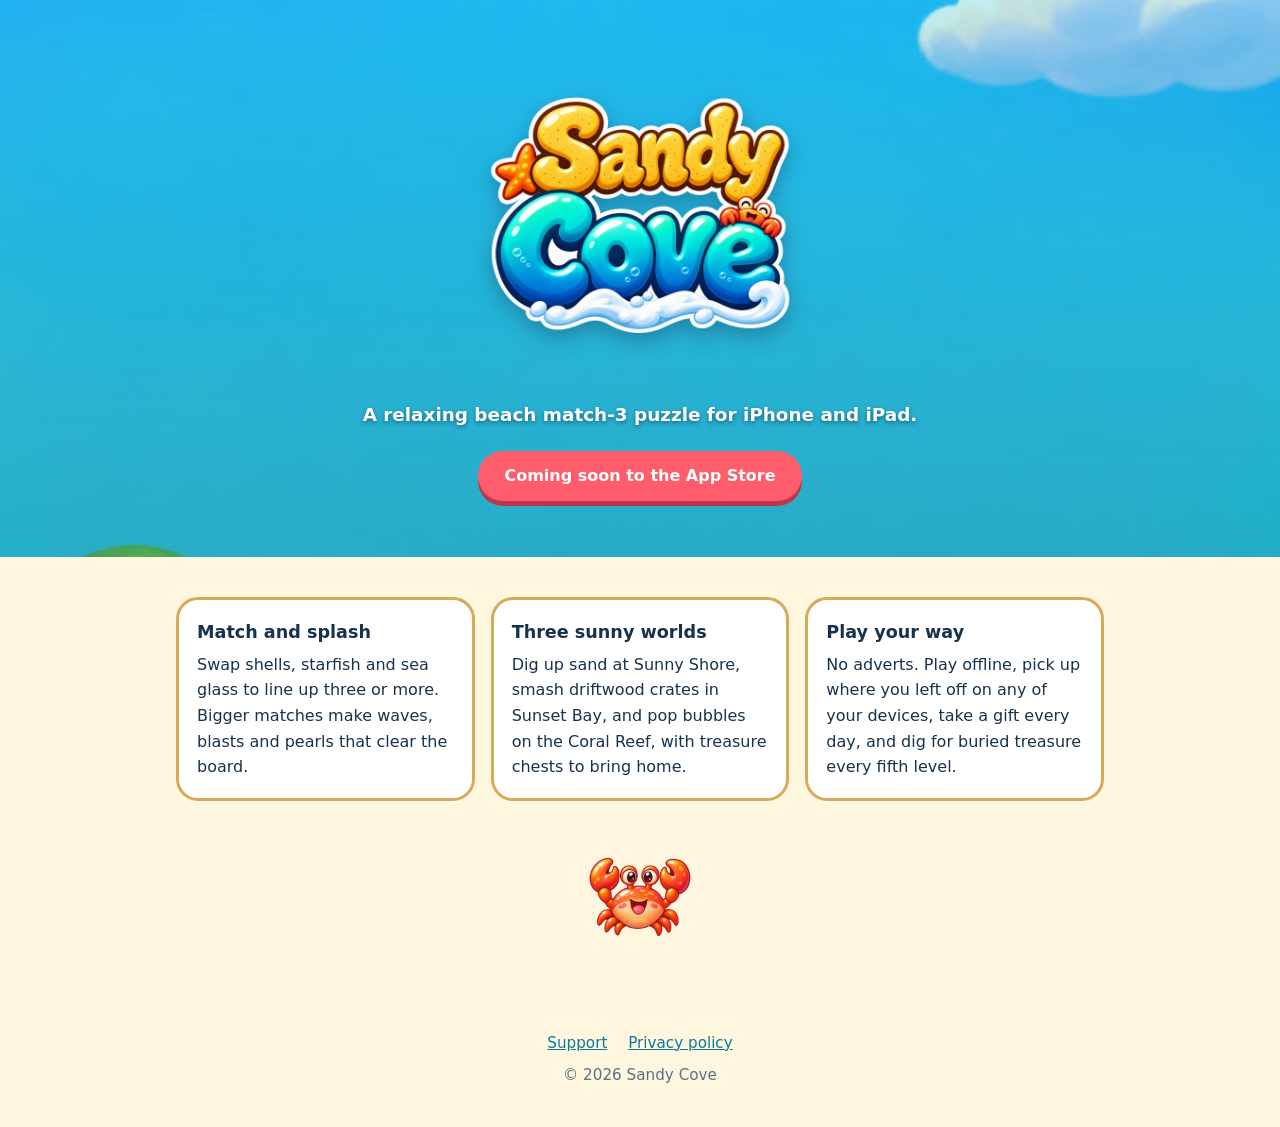
<file: index.html>
<!doctype html>
<html lang="en">
<head>
  <meta charset="utf-8">
  <meta name="viewport" content="width=device-width, initial-scale=1">
  <title>Sandy Cove: a beach match-3 puzzle</title>
  <meta name="description" content="Sandy Cove is a relaxing beach match-3 puzzle for iPhone and iPad. Swap shells, starfish and sea glass, dig up sand, and bring the treasure home.">
  <link rel="icon" href="assets/icon.png">
  <link rel="stylesheet" href="style.css">
</head>
<body>
  <header class="hero">
    <img class="logo" src="assets/logo.png" alt="Sandy Cove">
    <p>A relaxing beach match-3 puzzle for iPhone and iPad.</p>
    <span class="badge">Coming soon to the App Store</span>
  </header>
  <main class="wide">
    <div class="cards">
      <div class="card"><h2>Match and splash</h2><p>Swap shells, starfish and sea glass to line up three or more. Bigger matches make waves, blasts and pearls that clear the board.</p></div>
      <div class="card"><h2>Three sunny worlds</h2><p>Dig up sand at Sunny Shore, smash driftwood crates in Sunset Bay, and pop bubbles on the Coral Reef, with treasure chests to bring home.</p></div>
      <div class="card"><h2>Play your way</h2><p>No adverts. Play offline, pick up where you left off on any of your devices, take a gift every day, and dig for buried treasure every fifth level.</p></div>
    </div>
    <img class="crab" src="assets/crab.png" alt="" style="margin-top: 36px">
  </main>
  <footer>
    <a href="support.html">Support</a>
    <a href="privacy.html">Privacy policy</a>
    <div style="margin-top: 8px">© 2026 Sandy Cove</div>
  </footer>
</body>
</html>
</file>
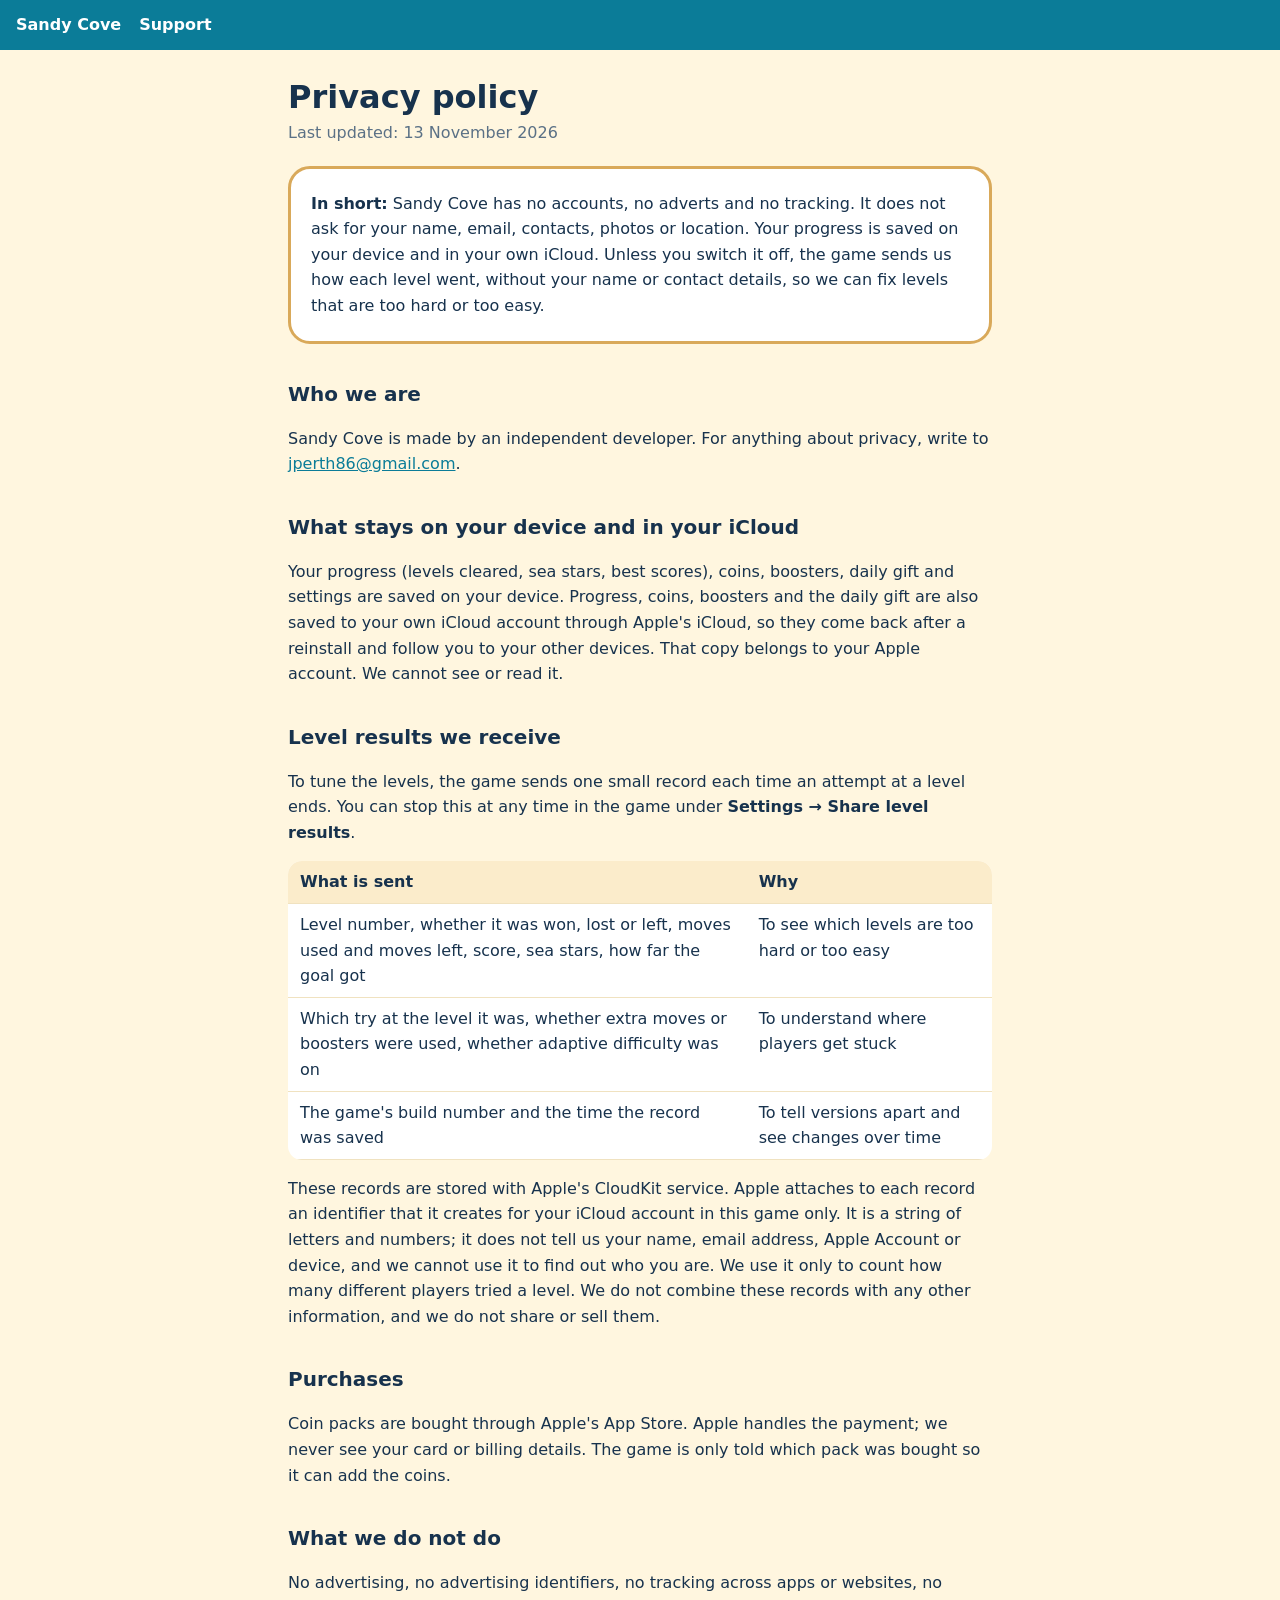
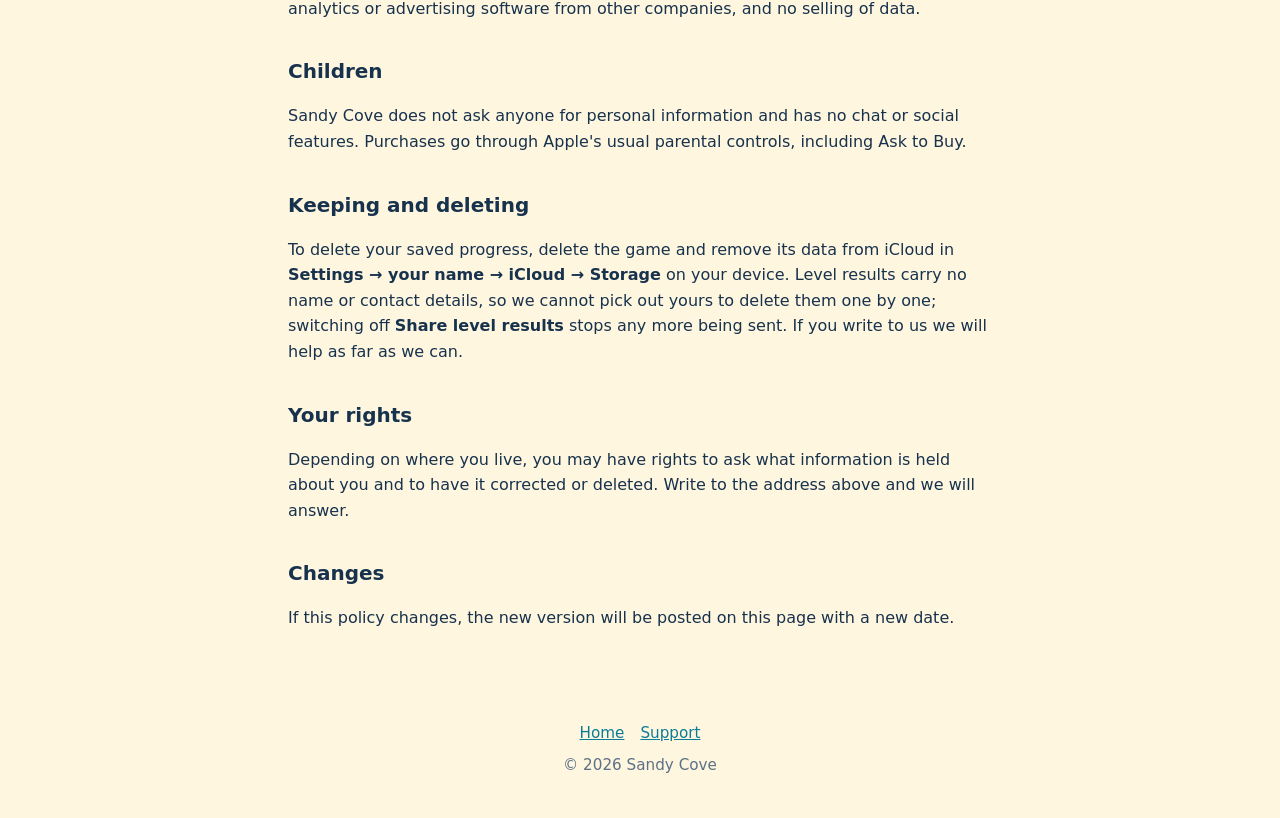
<file: privacy.html>
<!doctype html>
<html lang="en">
<head>
  <meta charset="utf-8">
  <meta name="viewport" content="width=device-width, initial-scale=1">
  <title>Privacy policy · Sandy Cove</title>
  <link rel="icon" href="assets/icon.png">
  <link rel="stylesheet" href="style.css">
</head>
<body>
  <nav class="top"><a href="./">Sandy Cove</a><a href="support.html">Support</a></nav>
  <main>
    <h1>Privacy policy</h1>
    <p class="updated">Last updated: 13 November 2026</p>

    <div class="summary">
      <p><strong>In short:</strong> Sandy Cove has no accounts, no adverts and no tracking. It does not ask for your name, email, contacts, photos or location. Your progress is saved on your device and in your own iCloud. Unless you switch it off, the game sends us how each level went, without your name or contact details, so we can fix levels that are too hard or too easy.</p>
    </div>

    <h2>Who we are</h2>
    <p>Sandy Cove is made by an independent developer. For anything about privacy, write to <a href="mailto:jperth86@gmail.com">jperth86@gmail.com</a>.</p>

    <h2>What stays on your device and in your iCloud</h2>
    <p>Your progress (levels cleared, sea stars, best scores), coins, boosters, daily gift and settings are saved on your device. Progress, coins, boosters and the daily gift are also saved to your own iCloud account through Apple's iCloud, so they come back after a reinstall and follow you to your other devices. That copy belongs to your Apple account. We cannot see or read it.</p>

    <h2>Level results we receive</h2>
    <p>To tune the levels, the game sends one small record each time an attempt at a level ends. You can stop this at any time in the game under <strong>Settings → Share level results</strong>.</p>
    <table>
      <tr><th>What is sent</th><th>Why</th></tr>
      <tr><td>Level number, whether it was won, lost or left, moves used and moves left, score, sea stars, how far the goal got</td><td>To see which levels are too hard or too easy</td></tr>
      <tr><td>Which try at the level it was, whether extra moves or boosters were used, whether adaptive difficulty was on</td><td>To understand where players get stuck</td></tr>
      <tr><td>The game's build number and the time the record was saved</td><td>To tell versions apart and see changes over time</td></tr>
    </table>
    <p>These records are stored with Apple's CloudKit service. Apple attaches to each record an identifier that it creates for your iCloud account in this game only. It is a string of letters and numbers; it does not tell us your name, email address, Apple Account or device, and we cannot use it to find out who you are. We use it only to count how many different players tried a level. We do not combine these records with any other information, and we do not share or sell them.</p>

    <h2>Purchases</h2>
    <p>Coin packs are bought through Apple's App Store. Apple handles the payment; we never see your card or billing details. The game is only told which pack was bought so it can add the coins.</p>

    <h2>What we do not do</h2>
    <p>No advertising, no advertising identifiers, no tracking across apps or websites, no analytics or advertising software from other companies, and no selling of data.</p>

    <h2>Children</h2>
    <p>Sandy Cove does not ask anyone for personal information and has no chat or social features. Purchases go through Apple's usual parental controls, including Ask to Buy.</p>

    <h2>Keeping and deleting</h2>
    <p>To delete your saved progress, delete the game and remove its data from iCloud in <strong>Settings → your name → iCloud → Storage</strong> on your device. Level results carry no name or contact details, so we cannot pick out yours to delete them one by one; switching off <strong>Share level results</strong> stops any more being sent. If you write to us we will help as far as we can.</p>

    <h2>Your rights</h2>
    <p>Depending on where you live, you may have rights to ask what information is held about you and to have it corrected or deleted. Write to the address above and we will answer.</p>

    <h2>Changes</h2>
    <p>If this policy changes, the new version will be posted on this page with a new date.</p>
  </main>
  <footer><a href="./">Home</a><a href="support.html">Support</a><div style="margin-top: 8px">© 2026 Sandy Cove</div></footer>
</body>
</html>
</file>
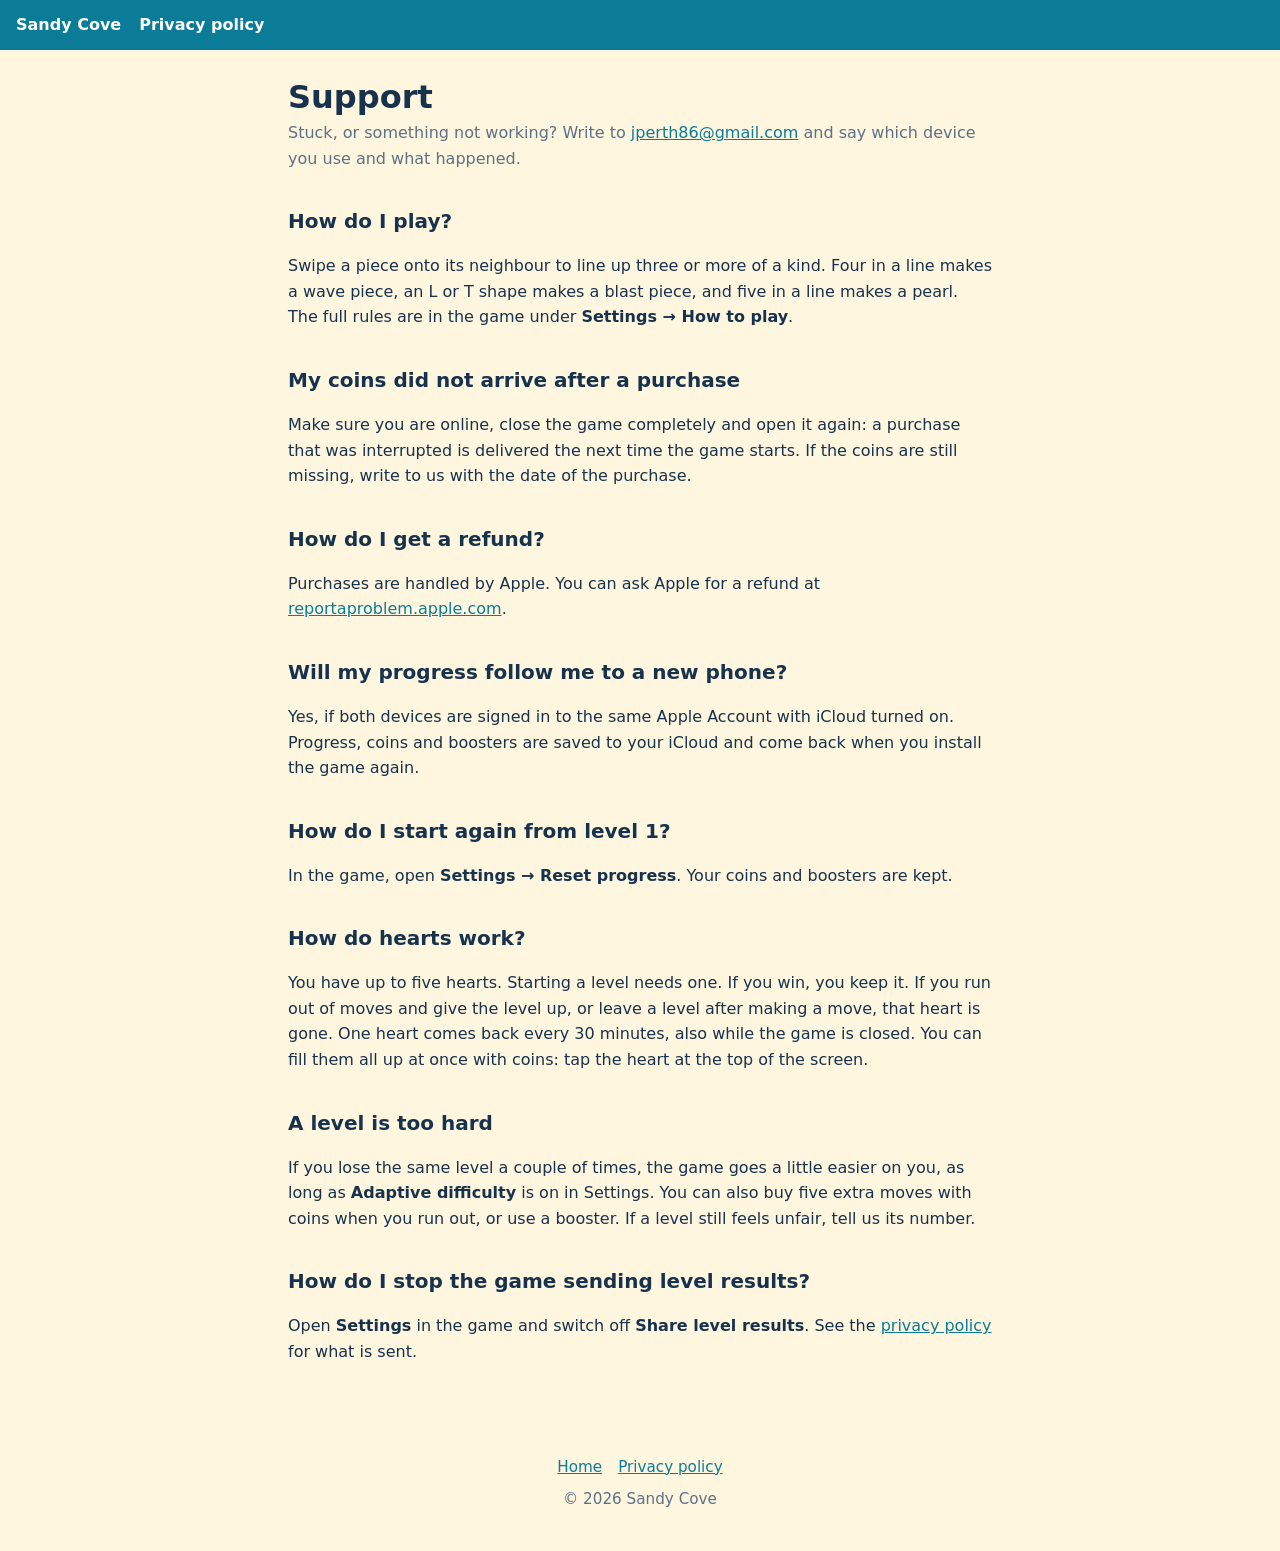
<file: support.html>
<!doctype html>
<html lang="en">
<head>
  <meta charset="utf-8">
  <meta name="viewport" content="width=device-width, initial-scale=1">
  <title>Support · Sandy Cove</title>
  <link rel="icon" href="assets/icon.png">
  <link rel="stylesheet" href="style.css">
</head>
<body>
  <nav class="top"><a href="./">Sandy Cove</a><a href="privacy.html">Privacy policy</a></nav>
  <main>
    <h1>Support</h1>
    <p class="updated">Stuck, or something not working? Write to <a href="mailto:jperth86@gmail.com">jperth86@gmail.com</a> and say which device you use and what happened.</p>

    <h2>How do I play?</h2>
    <p>Swipe a piece onto its neighbour to line up three or more of a kind. Four in a line makes a wave piece, an L or T shape makes a blast piece, and five in a line makes a pearl. The full rules are in the game under <strong>Settings → How to play</strong>.</p>

    <h2>My coins did not arrive after a purchase</h2>
    <p>Make sure you are online, close the game completely and open it again: a purchase that was interrupted is delivered the next time the game starts. If the coins are still missing, write to us with the date of the purchase.</p>

    <h2>How do I get a refund?</h2>
    <p>Purchases are handled by Apple. You can ask Apple for a refund at <a href="https://reportaproblem.apple.com">reportaproblem.apple.com</a>.</p>

    <h2>Will my progress follow me to a new phone?</h2>
    <p>Yes, if both devices are signed in to the same Apple Account with iCloud turned on. Progress, coins and boosters are saved to your iCloud and come back when you install the game again.</p>

    <h2>How do I start again from level 1?</h2>
    <p>In the game, open <strong>Settings → Reset progress</strong>. Your coins and boosters are kept.</p>

    <h2>How do hearts work?</h2>
    <p>You have up to five hearts. Starting a level needs one. If you win, you keep it. If you run out of moves and give the level up, or leave a level after making a move, that heart is gone. One heart comes back every 30 minutes, also while the game is closed. You can fill them all up at once with coins: tap the heart at the top of the screen.</p>

    <h2>A level is too hard</h2>
    <p>If you lose the same level a couple of times, the game goes a little easier on you, as long as <strong>Adaptive difficulty</strong> is on in Settings. You can also buy five extra moves with coins when you run out, or use a booster. If a level still feels unfair, tell us its number.</p>

    <h2>How do I stop the game sending level results?</h2>
    <p>Open <strong>Settings</strong> in the game and switch off <strong>Share level results</strong>. See the <a href="privacy.html">privacy policy</a> for what is sent.</p>
  </main>
  <footer><a href="./">Home</a><a href="privacy.html">Privacy policy</a><div style="margin-top: 8px">© 2026 Sandy Cove</div></footer>
</body>
</html>
</file>
<file: style.css>
:root {
  --ink: #17324d;
  --cream: #fff6df;
  --sand: #d9a95a;
  --coral: #ff5d6c;
  --teal: #0b7c98;
  --sea: #19b7cc;
}
* { box-sizing: border-box; }
html { -webkit-text-size-adjust: 100%; }
body {
  margin: 0;
  font-family: ui-rounded, "SF Pro Rounded", "Nunito", system-ui, -apple-system, "Segoe UI", sans-serif;
  color: var(--ink);
  background: var(--cream);
  line-height: 1.6;
}
a { color: var(--teal); }
.hero {
  background: linear-gradient(rgba(25, 183, 204, 0.25), rgba(11, 124, 152, 0.55)), url("assets/beach.jpg") center 30% / cover;
  text-align: center;
  padding: 44px 16px 56px;
}
.hero img.logo { width: min(340px, 78vw); height: auto; filter: drop-shadow(0 8px 10px rgba(23, 50, 77, 0.35)); }
.hero p { margin: 8px auto 0; max-width: 34em; color: white; font-weight: 700; font-size: 1.15rem; text-shadow: 0 2px 4px rgba(23, 50, 77, 0.6); }
.badge { display: inline-block; margin-top: 22px; padding: 12px 26px; border-radius: 999px; background: var(--coral); color: white; font-weight: 800; text-decoration: none; box-shadow: 0 5px 0 #c2334d; }
main { max-width: 46em; margin: 0 auto; padding: 28px 16px 48px; }
main.wide { max-width: 60em; }
h1 { font-size: 2rem; line-height: 1.2; margin: 0 0 4px; }
h2 { font-size: 1.25rem; margin: 34px 0 6px; }
.updated { color: #5b7186; margin: 0 0 20px; }
.cards { display: grid; grid-template-columns: repeat(auto-fit, minmax(220px, 1fr)); gap: 16px; margin-top: 12px; }
.card { background: white; border: 3px solid var(--sand); border-radius: 22px; padding: 18px; }
.card h2 { margin-top: 0; font-size: 1.1rem; }
.card p { margin: 0; }
.summary { background: white; border: 3px solid var(--sand); border-radius: 22px; padding: 6px 20px; }
table { border-collapse: collapse; width: 100%; background: white; border-radius: 14px; overflow: hidden; }
th, td { text-align: left; padding: 8px 12px; border-bottom: 1px solid #f0e2c0; vertical-align: top; }
th { background: #fbeccb; }
nav.top { background: var(--teal); padding: 12px 16px; }
nav.top a { color: white; font-weight: 800; text-decoration: none; margin-right: 18px; }
footer { text-align: center; padding: 26px 16px 40px; color: #5b7186; font-size: 0.95rem; }
footer a { margin: 0 8px; }
img.crab { width: 120px; height: auto; display: block; margin: 0 auto; }
</file>
